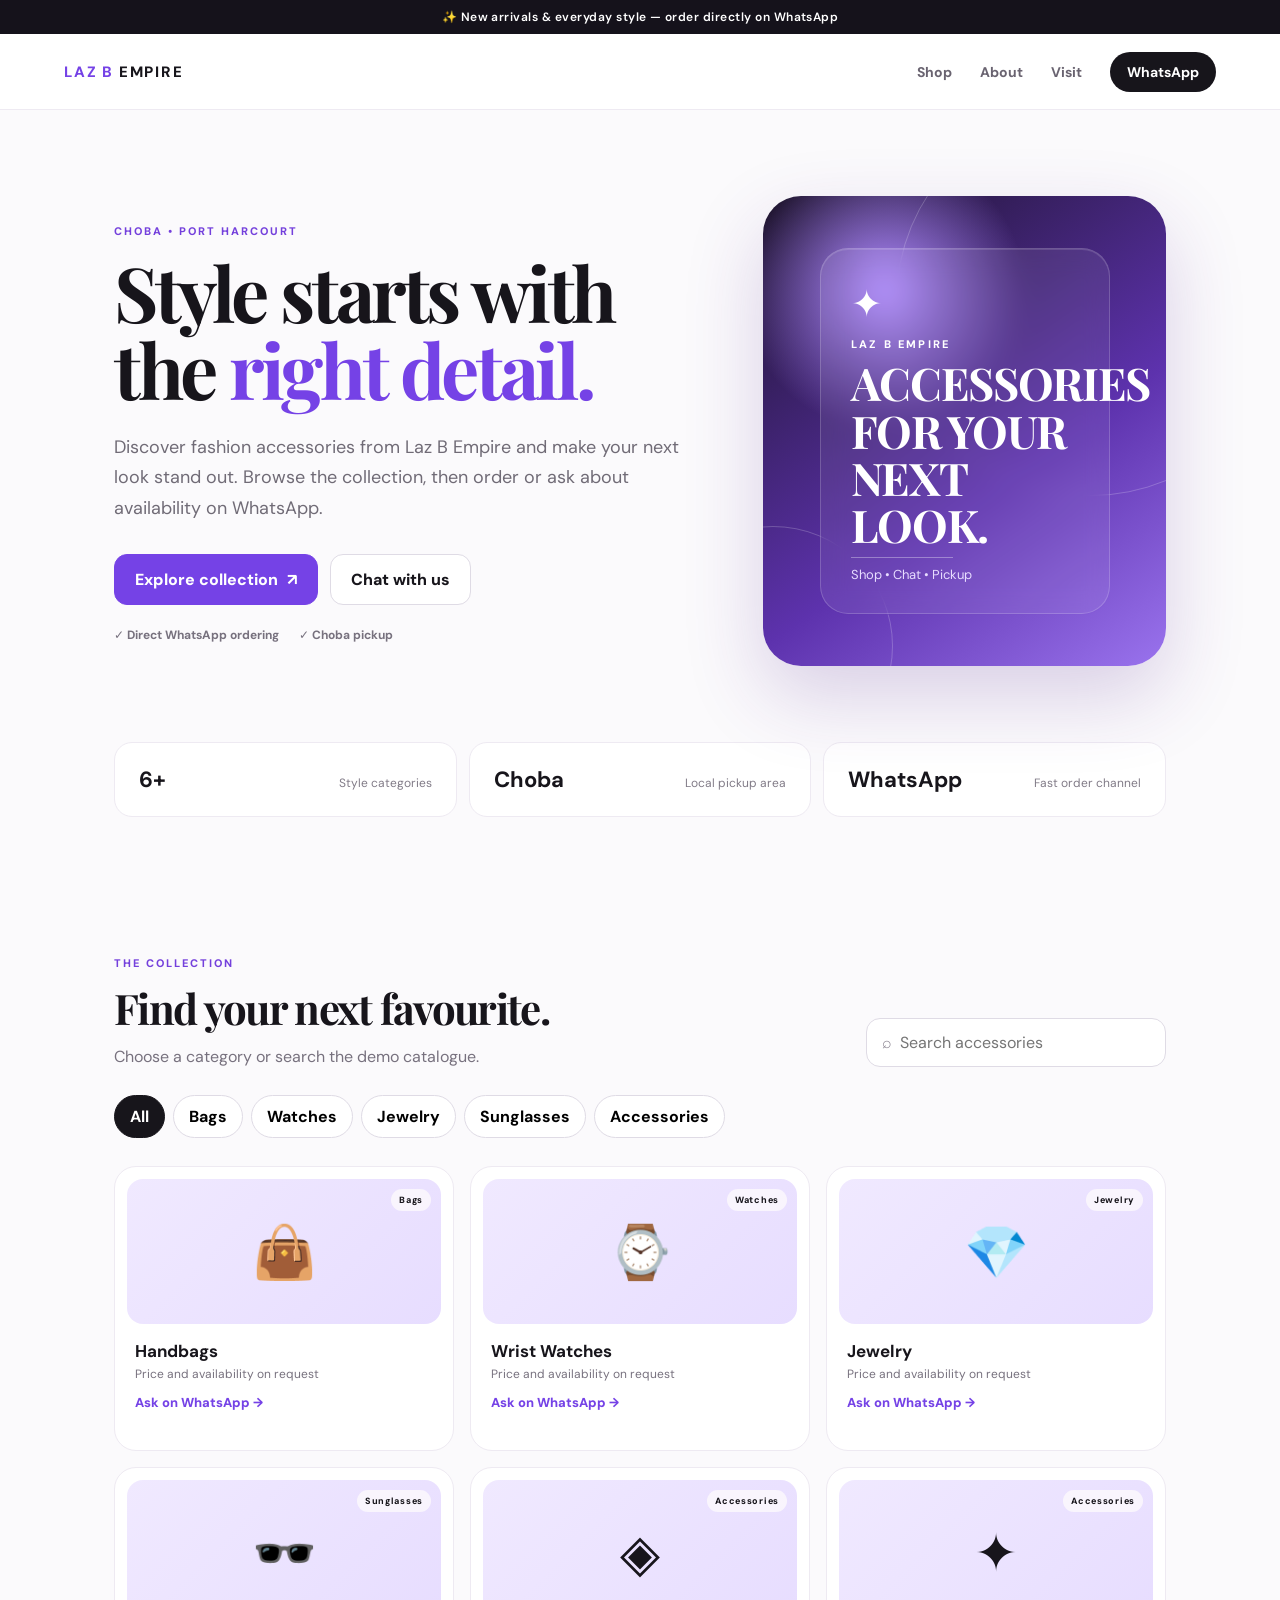
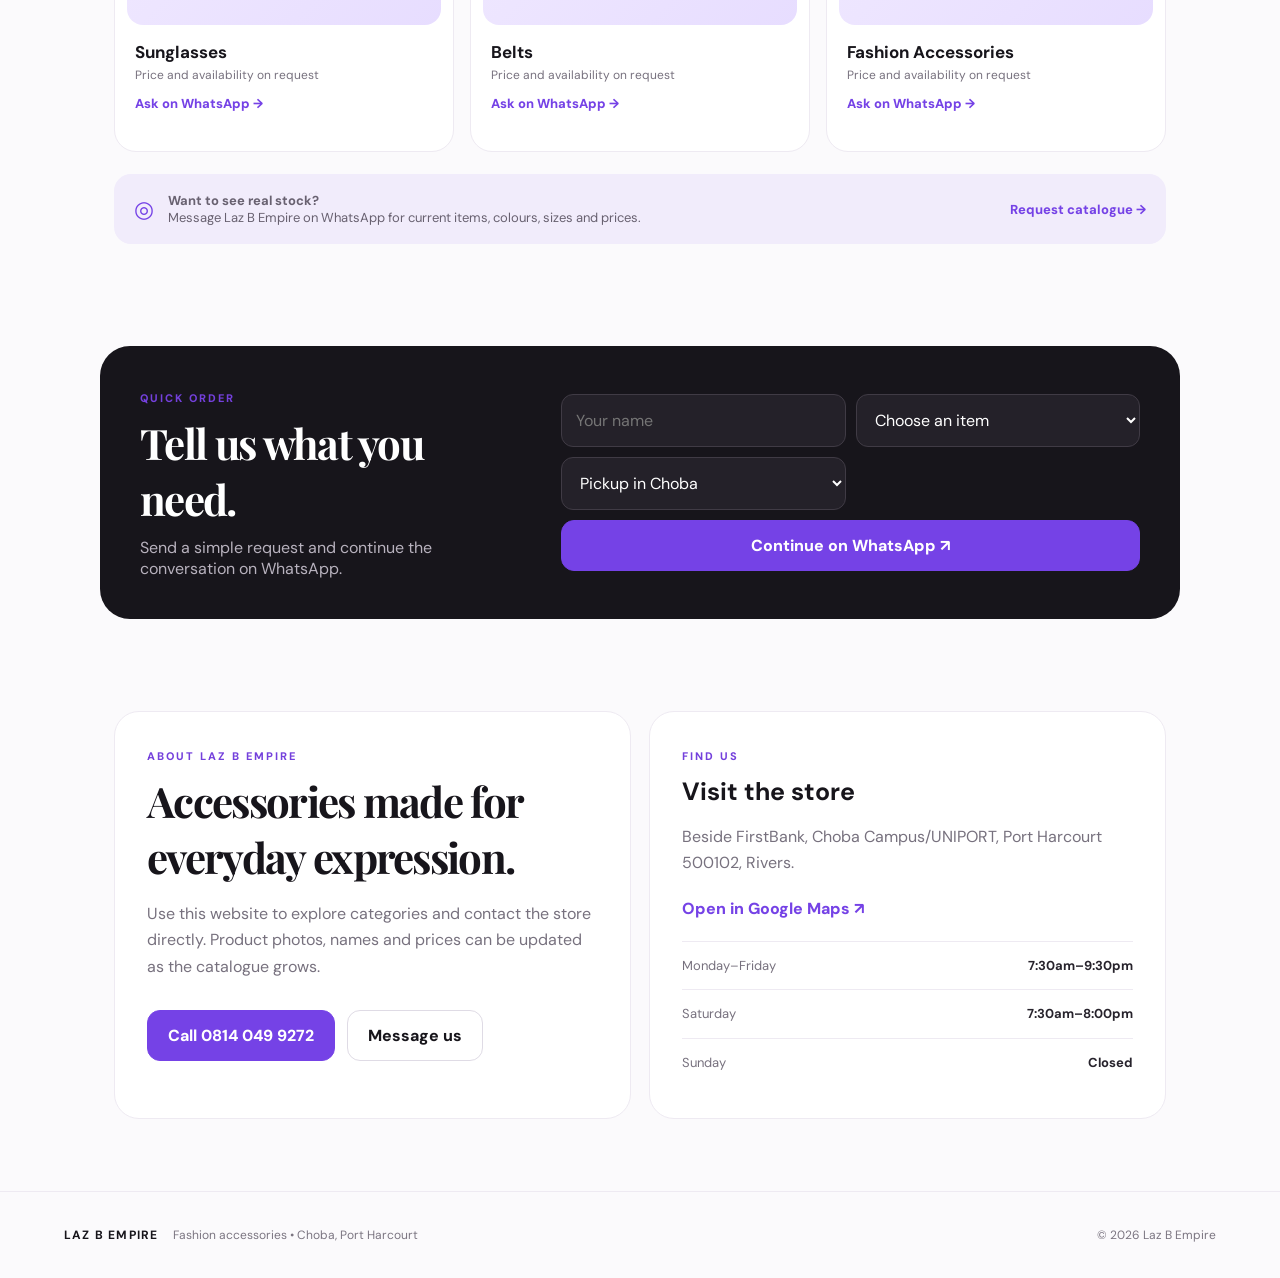
<file: website/index.html>
<!doctype html>
<html lang="en">
<head>
<meta charset="utf-8">
<meta name="viewport" content="width=device-width, initial-scale=1">
<meta name="theme-color" content="#111018">
<meta name="description" content="Laz B Empire — fashion accessories in Choba, Port Harcourt. Browse categories and order directly on WhatsApp.">
<title>Laz B Empire | Fashion Accessories</title>
<link rel="preconnect" href="https://fonts.googleapis.com">
<link rel="preconnect" href="https://fonts.gstatic.com" crossorigin>
<link href="https://fonts.googleapis.com/css2?family=DM+Sans:wght@400;500;600;700&family=Playfair+Display:wght@600;700&display=swap" rel="stylesheet">
<link rel="stylesheet" href="style.css">
</head>
<body>
<div class="announcement">✨ New arrivals &amp; everyday style — order directly on WhatsApp</div>
<header class="nav">
  <a class="brand" href="#home"><span>LAZ B</span> EMPIRE</a>
  <button class="menu-btn" id="menuBtn" aria-label="Open menu" aria-expanded="false">☰</button>
  <nav id="navMenu">
    <a href="#shop">Shop</a><a href="#about">About</a><a href="#visit">Visit</a>
    <a class="nav-wa" href="https://wa.me/2348140499272" target="_blank" rel="noopener">WhatsApp</a>
  </nav>
</header>

<main>
<section class="hero" id="home">
  <div class="hero-copy">
    <span class="eyebrow">CHOBA • PORT HARCOURT</span>
    <h1>Style starts with the <em>right detail.</em></h1>
    <p>Discover fashion accessories from Laz B Empire and make your next look stand out. Browse the collection, then order or ask about availability on WhatsApp.</p>
    <div class="actions">
      <a class="btn primary" href="#shop">Explore collection <span>↗</span></a>
      <a class="btn ghost" href="https://wa.me/2348140499272?text=Hello%20Laz%20B%20Empire%2C%20I%20would%20like%20to%20see%20your%20latest%20items." target="_blank" rel="noopener">Chat with us</a>
    </div>
    <div class="trust-row"><span>✓ Direct WhatsApp ordering</span><span>✓ Choba pickup</span></div>
  </div>
  <div class="hero-visual">
    <div class="orb orb-one"></div><div class="orb orb-two"></div>
    <div class="hero-panel"><span class="spark">✦</span><small>LAZ B EMPIRE</small><strong>ACCESSORIES<br>FOR YOUR<br>NEXT LOOK.</strong><span class="panel-line"></span><span>Shop • Chat • Pickup</span></div>
  </div>
</section>

<section class="stats">
  <div><strong>6+</strong><span>Style categories</span></div>
  <div><strong>Choba</strong><span>Local pickup area</span></div>
  <div><strong>WhatsApp</strong><span>Fast order channel</span></div>
</section>

<section class="section" id="shop">
  <div class="section-head">
    <div><span class="eyebrow">THE COLLECTION</span><h2>Find your next favourite.</h2><p>Choose a category or search the demo catalogue.</p></div>
    <label class="searchbox"><span>⌕</span><input id="search" type="search" placeholder="Search accessories" aria-label="Search accessories"></label>
  </div>
  <div class="chips" id="chips">
    <button class="chip active" data-filter="all">All</button><button class="chip" data-filter="Bags">Bags</button><button class="chip" data-filter="Watches">Watches</button><button class="chip" data-filter="Jewelry">Jewelry</button><button class="chip" data-filter="Sunglasses">Sunglasses</button><button class="chip" data-filter="Accessories">Accessories</button>
  </div>
  <div class="grid" id="products"></div>
  <div class="catalogue-note"><span>◎</span><div><strong>Want to see real stock?</strong><br>Message Laz B Empire on WhatsApp for current items, colours, sizes and prices.</div><a href="https://wa.me/2348140499272?text=Hello%20Laz%20B%20Empire%2C%20please%20send%20me%20your%20current%20catalogue." target="_blank" rel="noopener">Request catalogue →</a></div>
</section>

<section class="order-section">
  <div><span class="eyebrow">QUICK ORDER</span><h2>Tell us what you need.</h2><p>Send a simple request and continue the conversation on WhatsApp.</p></div>
  <form id="orderForm" class="order-form">
    <input id="customerName" required placeholder="Your name">
    <select id="itemChoice" required><option value="">Choose an item</option><option>Handbags</option><option>Wrist Watches</option><option>Jewelry</option><option>Sunglasses</option><option>Belts</option><option>Fashion Accessories</option></select>
    <select id="orderType"><option>Pickup in Choba</option><option>Ask about delivery</option></select>
    <button class="btn primary" type="submit">Continue on WhatsApp ↗</button>
  </form>
</section>

<section class="split section" id="about">
  <div class="about-card"><span class="eyebrow">ABOUT LAZ B EMPIRE</span><h2>Accessories made for everyday expression.</h2><p>Use this website to explore categories and contact the store directly. Product photos, names and prices can be updated as the catalogue grows.</p><div class="contact-row"><a class="btn primary" href="tel:+2348140499272">Call 0814 049 9272</a><a class="btn ghost" href="https://wa.me/2348140499272" target="_blank" rel="noopener">Message us</a></div></div>
  <div class="info-card" id="visit"><span class="eyebrow">FIND US</span><h3>Visit the store</h3><p>Beside FirstBank, Choba Campus/UNIPORT, Port Harcourt 500102, Rivers.</p><a class="map-link" href="https://www.google.com/maps/search/?api=1&query=Laz+B+Empire%2C+Beside+FirstBank%2C+Choba%2C+Port+Harcourt%2C+Rivers%2C+Nigeria" target="_blank" rel="noopener">Open in Google Maps ↗</a><div class="hours"><p><span>Monday–Friday</span><b>7:30am–9:30pm</b></p><p><span>Saturday</span><b>7:30am–8:00pm</b></p><p><span>Sunday</span><b>Closed</b></p></div></div>
</section>
</main>

<div class="mobile-bar"><a href="tel:+2348140499272">Call</a><a href="https://wa.me/2348140499272" target="_blank" rel="noopener">WhatsApp</a></div>
<footer><div><strong>LAZ B EMPIRE</strong><span>Fashion accessories • Choba, Port Harcourt</span></div><span>© <span id="year"></span> Laz B Empire</span></footer>
<script src="app.js"></script>
</body>
</html>
</file>
<file: website/style.css>
*{box-sizing:border-box}html{scroll-behavior:smooth}body{margin:0;font-family:"DM Sans",system-ui,sans-serif;background:#fbfafc;color:#17151b}a{text-decoration:none;color:inherit}button,input,select{font:inherit}.announcement{background:#15121b;color:#fff;text-align:center;font-size:12px;font-weight:600;letter-spacing:.04em;padding:9px 16px}.nav{height:76px;display:flex;align-items:center;justify-content:space-between;padding:0 max(5%,calc((100vw - 1180px)/2));background:rgba(255,255,255,.94);backdrop-filter:blur(14px);border-bottom:1px solid #eeeaf2;position:sticky;top:0;z-index:20}.brand{font-size:15px;font-weight:800;letter-spacing:.12em}.brand span{color:#7542e6}.nav nav{display:flex;gap:28px;align-items:center;font-size:14px;font-weight:700}.nav nav>a:not(.nav-wa){color:#696370}.nav nav>a:not(.nav-wa):hover{color:#7542e6}.nav-wa{background:#17151b;color:#fff;padding:11px 17px;border-radius:999px}.menu-btn{display:none;border:0;background:none;font-size:25px}.hero{max-width:1180px;margin:auto;padding:86px 5% 76px;display:grid;grid-template-columns:1.18fr .82fr;gap:70px;align-items:center}.eyebrow{font-size:11px;font-weight:800;letter-spacing:.18em;color:#7440dc}.hero h1{font-family:"Playfair Display",serif;font-size:clamp(48px,6vw,76px);line-height:1.01;letter-spacing:-.045em;margin:14px 0 24px;max-width:700px}.hero h1 em{color:#7542e6;font-style:normal}.hero-copy>p{font-size:18px;line-height:1.7;color:#706b76;max-width:620px}.actions,.contact-row{display:flex;gap:12px;flex-wrap:wrap;margin-top:30px}.btn{display:inline-flex;align-items:center;justify-content:center;gap:9px;padding:14px 20px;border-radius:13px;font-weight:800;border:1px solid #dfdbe5;cursor:pointer}.primary{background:#7542e6;color:#fff;border-color:#7542e6}.primary:hover{transform:translateY(-1px);box-shadow:0 10px 25px #7542e633}.ghost{background:#fff}.trust-row{display:flex;gap:20px;flex-wrap:wrap;margin-top:22px;color:#77717e;font-size:12px;font-weight:700}.hero-visual{min-height:470px;position:relative;display:grid;place-items:center;overflow:hidden;border-radius:38px;background:radial-gradient(circle at 30% 20%,#b08cff,transparent 30%),linear-gradient(145deg,#1b1228,#5d32ad 60%,#9a73ee);box-shadow:0 30px 80px #4e258c33}.orb{position:absolute;border-radius:50%;border:1px solid #ffffff35}.orb-one{width:390px;height:390px;right:-120px;top:-90px}.orb-two{width:240px;height:240px;left:-110px;bottom:-100px}.hero-panel{width:72%;height:78%;padding:30px;display:flex;flex-direction:column;justify-content:space-between;color:#fff;background:#ffffff13;border:1px solid #ffffff2e;border-radius:28px;backdrop-filter:blur(12px);box-shadow:inset 0 1px #ffffff22}.hero-panel small{font-size:11px;letter-spacing:.2em;font-weight:800}.hero-panel strong{font-family:"Playfair Display",serif;font-size:clamp(28px,4vw,45px);line-height:1.05;letter-spacing:-.03em}.hero-panel>span:last-child{font-size:13px;color:#e8ddff}.spark{font-size:38px}.panel-line{height:1px;width:45%;background:#ffffff55}.stats{max-width:1180px;margin:auto;padding:0 5% 62px;display:grid;grid-template-columns:repeat(3,1fr);gap:12px}.stats>div{padding:22px 24px;background:#fff;border:1px solid #eeeaf2;border-radius:18px;display:flex;align-items:baseline;justify-content:space-between;gap:12px}.stats strong{font-size:22px}.stats span{font-size:12px;color:#817b87}.section{max-width:1180px;margin:auto;padding:72px 5%}.section-head{display:flex;align-items:end;justify-content:space-between;gap:30px}.section h2,.order-section h2{font-family:"Playfair Display",serif;font-size:42px;letter-spacing:-.04em;margin:8px 0}.section-head p,.order-section p{color:#77717e;margin:10px 0 0}.searchbox{display:flex;align-items:center;gap:8px;width:300px;padding:0 15px;border:1px solid #dfdbe5;background:#fff;border-radius:14px;color:#8a8490}.searchbox input{width:100%;padding:13px 0;border:0;outline:0;background:transparent}.chips{display:flex;gap:8px;flex-wrap:wrap;margin:28px 0}.chip{border:1px solid #dfdbe5;background:#fff;padding:10px 15px;border-radius:999px;font-weight:700;cursor:pointer}.chip.active{background:#17151b;color:#fff;border-color:#17151b}.grid{display:grid;grid-template-columns:repeat(3,1fr);gap:16px}.product{background:#fff;border:1px solid #eeeaf2;border-radius:22px;padding:12px;min-height:285px;display:flex;flex-direction:column;transition:.2s}.product:hover{transform:translateY(-4px);box-shadow:0 18px 45px #20152e12}.product-art{height:145px;border-radius:16px;background:linear-gradient(135deg,#f0e9ff,#e7ddff);display:grid;place-items:center;font-size:52px;position:relative}.product-art small{position:absolute;right:10px;top:10px;background:#fffdfdba;padding:5px 8px;border-radius:999px;font-size:9px;font-weight:800;letter-spacing:.08em}.product h3{margin:16px 8px 4px;font-size:17px}.product p{margin:0 8px;color:#77717e;font-size:12px}.product a{margin:12px 8px 5px;color:#7542e6;font-weight:800;font-size:13px}.catalogue-note{margin-top:22px;padding:18px 20px;background:#f1ecfb;border-radius:17px;display:flex;align-items:center;gap:14px;font-size:13px;color:#686170}.catalogue-note>span{font-size:23px;color:#7542e6}.catalogue-note a{margin-left:auto;font-weight:800;color:#7542e6}.order-section{max-width:1080px;margin:30px auto 20px;padding:40px;display:grid;grid-template-columns:.8fr 1.2fr;gap:35px;align-items:center;background:#17151b;color:#fff;border-radius:30px}.order-section p{color:#b8b2be}.order-form{display:grid;grid-template-columns:1fr 1fr;gap:10px}.order-form input,.order-form select{border:1px solid #403b45;background:#242129;color:#fff;padding:14px;border-radius:12px;outline:0}.order-form .btn{grid-column:1/-1}.split{display:grid;grid-template-columns:1fr 1fr;gap:18px}.split>div{background:#fff;border:1px solid #eeeaf2;border-radius:25px;padding:32px}.split h2{margin-bottom:12px}.split p{color:#77717e;line-height:1.65}.info-card h3{font-size:25px;margin:10px 0}.map-link{display:inline-block;margin:5px 0 22px;color:#7542e6;font-weight:800}.hours p{display:flex;justify-content:space-between;border-top:1px solid #eeeaf2;padding:13px 0;margin:0;font-size:13px}.hours b{color:#27232c}.mobile-bar{display:none}footer{padding:35px max(5%,calc((100vw - 1180px)/2));display:flex;justify-content:space-between;gap:15px;flex-wrap:wrap;border-top:1px solid #eeeaf2;color:#7b7581;font-size:12px}footer div{display:flex;gap:15px;flex-wrap:wrap}footer strong{color:#17151b;letter-spacing:.1em}@media(max-width:800px){.nav{padding:0 18px}.menu-btn{display:block}.nav nav{display:none;position:absolute;left:0;right:0;top:76px;padding:15px 18px 20px;background:#fff;border-bottom:1px solid #eeeaf2;flex-direction:column;align-items:stretch;gap:6px}.nav nav.open{display:flex}.nav nav a{padding:12px}.hero{grid-template-columns:1fr;padding:58px 18px 45px;gap:35px}.hero-visual{min-height:390px}.stats{padding:0 18px 35px;grid-template-columns:1fr}.section{padding:52px 18px}.section-head{align-items:stretch;flex-direction:column}.searchbox{width:100%}.grid{grid-template-columns:1fr 1fr}.order-section{margin:15px 18px 0;padding:28px;grid-template-columns:1fr}.split{grid-template-columns:1fr}.catalogue-note{align-items:flex-start;flex-wrap:wrap}.catalogue-note a{margin-left:37px}.mobile-bar{position:fixed;display:grid;grid-template-columns:1fr 1fr;bottom:0;left:0;right:0;background:#17151b;z-index:30;box-shadow:0 -8px 25px #0002}.mobile-bar a{padding:15px;text-align:center;color:#fff;font-weight:800}.mobile-bar a+ a{background:#7542e6}footer{padding:30px 18px 85px}}@media(max-width:480px){.grid{grid-template-columns:1fr}.hero h1{font-size:48px}.hero-visual{min-height:340px}.hero-panel{width:78%;height:80%}.order-form{grid-template-columns:1fr}.order-form .btn{grid-column:auto}}
</file>
